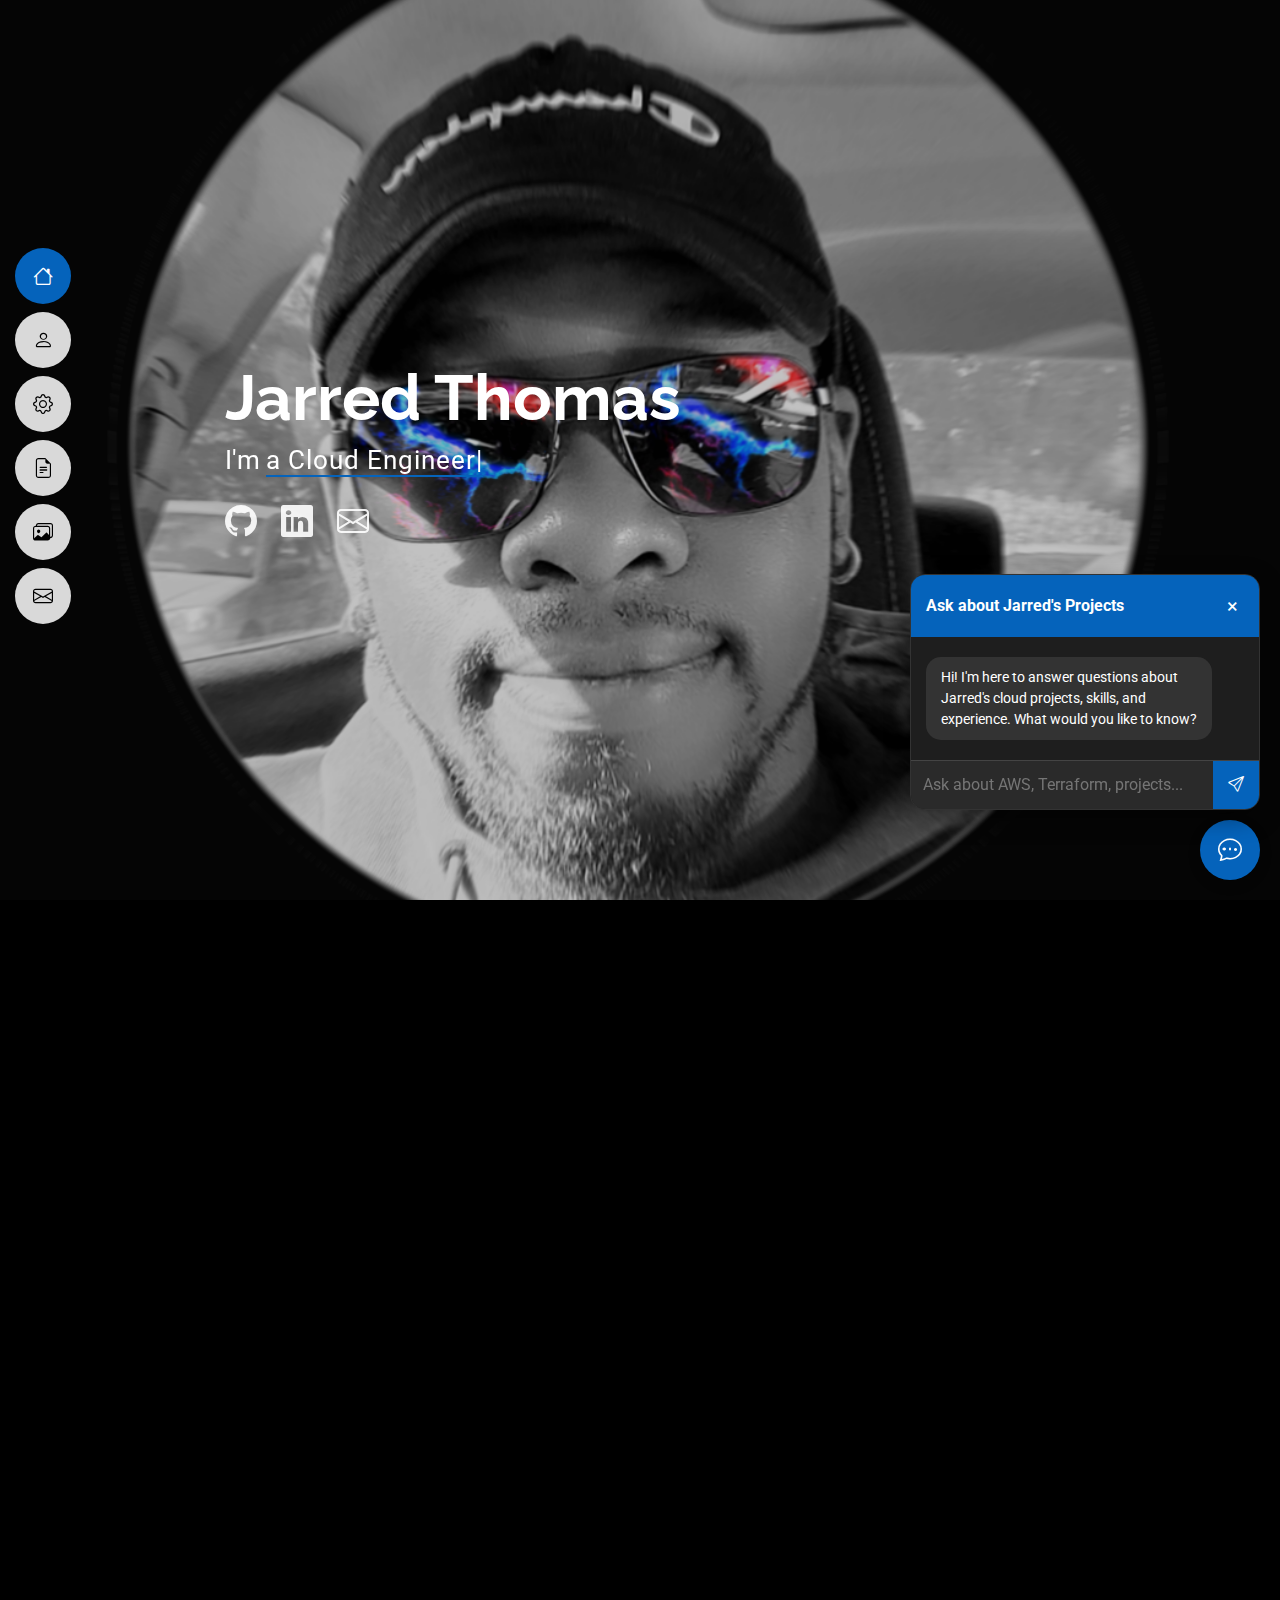
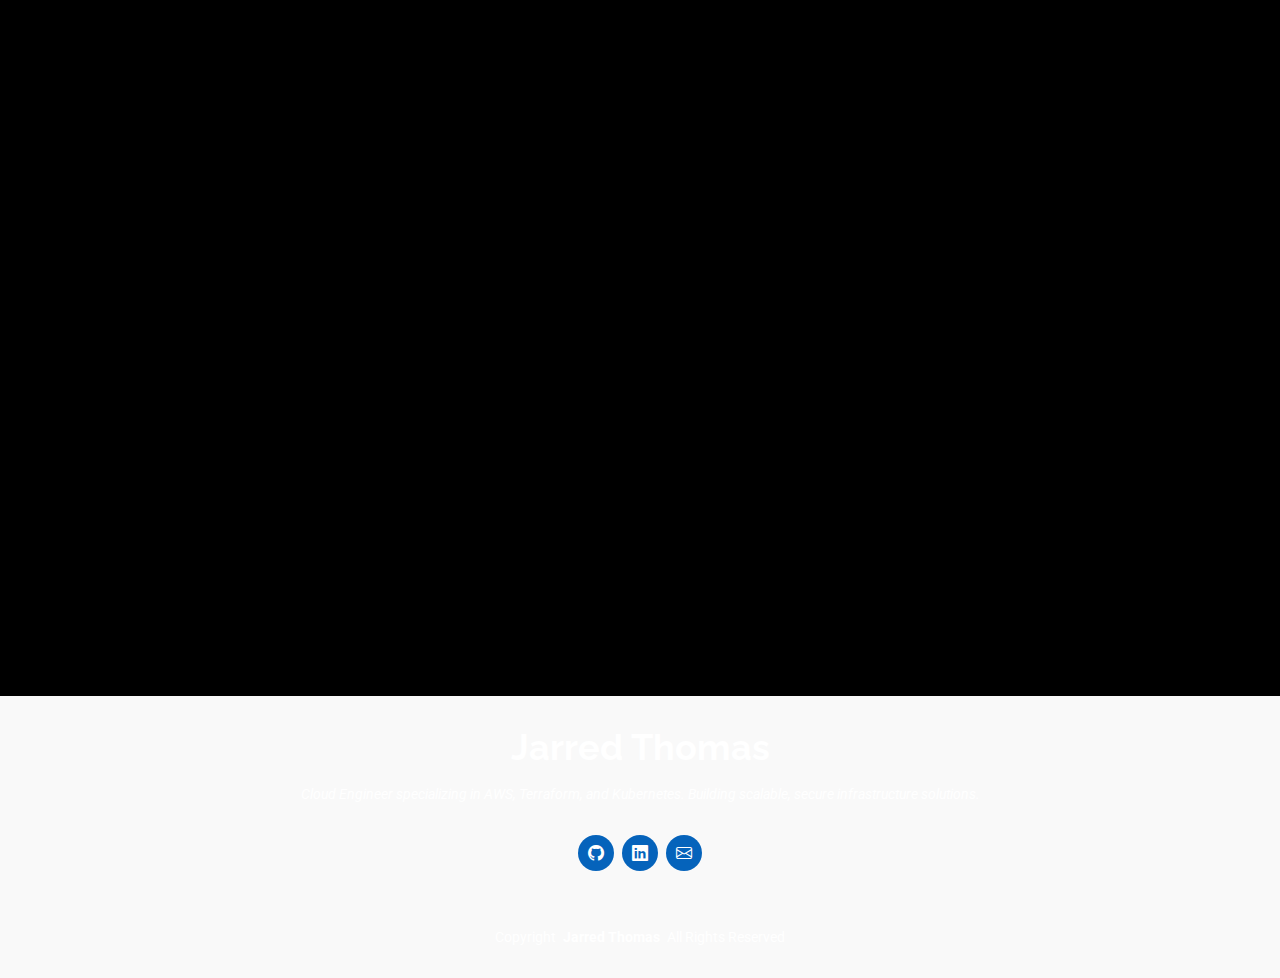
<file: frontend-v2/index.html>
<!DOCTYPE html>
<html lang="en">

<head>
  <meta charset="utf-8">
  <meta content="width=device-width, initial-scale=1.0" name="viewport">
  <title>Jarred Thomas | Cloud Engineer Portfolio</title>
  <meta name="description" content="Cloud Engineer specializing in AWS, Terraform, Kubernetes, and Infrastructure as Code. Designing, automating, and securing cloud solutions.">
  <meta name="keywords" content="Cloud Engineer, AWS, Terraform, Kubernetes, DevOps, Infrastructure as Code, South Africa">

  <!-- Favicons -->
  <link href="assets/img/site-icon.png" rel="icon">
  <link href="assets/img/site-badge1.png" rel="apple-touch-icon">

  <!-- Fonts -->
  <link href="https://fonts.googleapis.com" rel="preconnect">
  <link href="https://fonts.gstatic.com" rel="preconnect" crossorigin>
  <link href="https://fonts.googleapis.com/css2?family=Roboto:ital,wght@0,100;0,300;0,400;0,500;0,700;0,900;1,100;1,300;1,400;1,500;1,700;1,900&family=Poppins:ital,wght@0,100;0,200;0,300;0,400;0,500;0,600;0,700;0,800;0,900;1,100;1,200;1,300;1,400;1,500;1,600;1,700;1,800;1,900&family=Raleway:ital,wght@0,100;0,200;0,300;0,400;0,500;0,600;0,700;0,800;0,900;1,100;1,200;1,300;1,400;1,500;1,600;1,700;1,800;1,900&display=swap" rel="stylesheet">

  <!-- Vendor CSS Files -->
  <link href="assets/vendor/bootstrap/css/bootstrap.min.css" rel="stylesheet">
  <link href="assets/vendor/bootstrap-icons/bootstrap-icons.css" rel="stylesheet">
  <link href="assets/vendor/aos/aos.css" rel="stylesheet">
  <link href="assets/vendor/glightbox/css/glightbox.min.css" rel="stylesheet">
  <link href="assets/vendor/swiper/swiper-bundle.min.css" rel="stylesheet">

  <!-- Main CSS File -->
  <link href="assets/css/main.css" rel="stylesheet">
</head>

<body class="index-page">

  <header id="header" class="header d-flex flex-column justify-content-center">

    <i class="header-toggle d-xl-none bi bi-list"></i>

    <nav id="navmenu" class="navmenu">
      <ul>
        <li><a href="#hero" class="active"><i class="bi bi-house navicon"></i><span>Home</span></a></li>
        <li><a href="#about"><i class="bi bi-person navicon"></i><span>About</span></a></li>
        <li><a href="#skills"><i class="bi bi-gear navicon"></i><span>Skills</span></a></li>
        <li><a href="#resume"><i class="bi bi-file-earmark-text navicon"></i><span>Resume</span></a></li>
        <li><a href="#portfolio"><i class="bi bi-images navicon"></i><span>Projects</span></a></li>
        <li><a href="#contact"><i class="bi bi-envelope navicon"></i><span>Contact</span></a></li>
      </ul>
    </nav>

  </header>

  <main class="main">

    <!-- Hero Section -->
    <section id="hero" class="hero section dark-background">

      <img src="assets/img/profile.png" alt="Jarred Thomas" data-aos="fade-in">

      <div class="container" data-aos="zoom-out" data-aos-delay="100">
        <div class="row justify-content-center">
          <div class="col-lg-9">
            <h2>Jarred Thomas</h2>
            <p>I'm <span class="typed" data-typed-items="a Cloud Engineer, an AWS Specialist, a Terraform Expert, a Kubernetes Orchestrator, a DevOps Engineer">a Cloud Engineer</span><span class="typed-cursor typed-cursor--blink" aria-hidden="true"></span></p>
            <div class="social-links">
              <a href="https://github.com/JThomas404" target="_blank" rel="noopener noreferrer"><i class="bi bi-github"></i></a>
              <a href="https://www.linkedin.com/in/jarred-thomas" target="_blank" rel="noopener noreferrer"><i class="bi bi-linkedin"></i></a>
              <a href="mailto:jarredthomas101@gmail.com"><i class="bi bi-envelope"></i></a>
            </div>
          </div>
        </div>
      </div>

    </section><!-- /Hero Section -->

    <!-- About Section -->
    <section id="about" class="about section">

      <div class="container section-title" data-aos="fade-up">
        <h2>About</h2>
        <p>From Terraform to Kubernetes — I Design, Automate, and Secure the Cloud</p>
      </div>

      <div class="container" data-aos="fade-up" data-aos-delay="100">

        <div class="row gy-4 justify-content-center">
          <div class="col-lg-4">
            <img src="assets/img/profile.png" class="img-fluid" alt="Jarred Thomas">
          </div>
          <div class="col-lg-8 content">
            <h2>Cloud Engineer &amp; Infrastructure Specialist</h2>
            <p class="fst-italic py-3">
              I am a Cloud Engineer based in South Africa with a strong focus on automation, infrastructure as code, and cloud security.
            </p>
            <div class="row">
              <div class="col-lg-6">
                <ul>
                  <li><i class="bi bi-chevron-right"></i> <strong>Location:</strong> <span>South Africa</span></li>
                  <li><i class="bi bi-chevron-right"></i> <strong>Email:</strong> <span>jarredthomas101@gmail.com</span></li>
                  <li><i class="bi bi-chevron-right"></i> <strong>Specialization:</strong> <span>Cloud Infrastructure</span></li>
                </ul>
              </div>
              <div class="col-lg-6">
                <ul>
                  <li><i class="bi bi-chevron-right"></i> <strong>Focus:</strong> <span>AWS & Terraform</span></li>
                  <li><i class="bi bi-chevron-right"></i> <strong>Experience:</strong> <span>DevOps & Automation</span></li>
                  <li><i class="bi bi-chevron-right"></i> <strong>Available:</strong> <span>For Projects</span></li>
                </ul>
              </div>
            </div>
            <p class="py-3">
              I architect and deploy secure, resilient cloud systems using Terraform, Docker, and AWS. In one client project, I prevented a critical backup system from crashing by developing and executing a strategic SQL Server migration. I am not merely certified; I deliver infrastructure that performs reliably in real-world environments — with a mindset grounded in efficiency and scalability.
            </p>
          </div>
        </div>

      </div>

    </section><!-- /About Section -->

    <!-- Skills Section -->
    <section id="skills" class="skills section">

      <div class="container section-title" data-aos="fade-up">
        <h2>Skills</h2>
        <p>Technologies I use to build scalable cloud infrastructure</p>
      </div>

      <div class="container" data-aos="fade-up" data-aos-delay="100">

        <div class="icon-cards">
          <ul>
            <li data-aos="zoom-in" data-aos-delay="100">
              <div class="icon zoom">
                <img src="assets/img/Terra.png" alt="Terraform" width="80" height="80">
              </div>
              <div class="title">Terraform</div>
              <div class="descr">Infrastructure as Code</div>
            </li>
            
            <li data-aos="zoom-in" data-aos-delay="200">
              <div class="icon zoom">
                <img src="assets/img/aws.png" alt="AWS" width="80" height="80">
              </div>
              <div class="title">AWS</div>
              <div class="descr">Cloud Platform</div>
            </li>
            
            <li data-aos="zoom-in" data-aos-delay="300">
              <div class="icon zoom">
                <img src="assets/img/kube.png" alt="Kubernetes" width="80" height="80">
              </div>
              <div class="title">Kubernetes</div>
              <div class="descr">Container Orchestration</div>
            </li>
            
            <li data-aos="zoom-in" data-aos-delay="400">
              <div class="icon zoom">
                <img src="assets/img/bash.png" alt="Bash" width="80" height="80">
              </div>
              <div class="title">Bash</div>
              <div class="descr">Shell Scripting</div>
            </li>
            
            <li data-aos="zoom-in" data-aos-delay="500">
              <div class="icon zoom">
                <img src="assets/img/azure.png" alt="Azure" width="80" height="80">
              </div>
              <div class="title">Azure</div>
              <div class="descr">Microsoft Cloud</div>
            </li>
            
            <li data-aos="zoom-in" data-aos-delay="600">
              <div class="icon zoom">
                <img src="assets/img/pwsh.png" alt="PowerShell" width="80" height="80">
              </div>
              <div class="title">PowerShell</div>
              <div class="descr">Automation & Scripting</div>
            </li>
          </ul>
        </div>

      </div>

    </section><!-- /Skills Section -->

    <!-- Resume Section -->
    <section id="resume" class="resume section">

      <div class="container section-title" data-aos="fade-up">
        <h2>Resume</h2>
        <p>My professional journey in cloud engineering and infrastructure</p>
      </div>

      <div class="container">

        <div class="row">

          <div class="col-lg-6" data-aos="fade-up" data-aos-delay="100">
            <h3 class="resume-title">Education & Training</h3>
            
            <div class="resume-item">
              <h4>Master DevOps with Terraform on AWS</h4>
              <h5>2024</h5>
              <p><em>Udemy</em></p>
              <p>Comprehensive training in Terraform automation, AWS infrastructure, and DevOps best practices.</p>
            </div>

            <div class="resume-item">
              <h4>Docker & Kubernetes – Practical Guide</h4>
              <h5>2024</h5>
              <p><em>Udemy</em></p>
              <p>Hands-on experience with containerization and orchestration technologies.</p>
            </div>

          </div>

          <div class="col-lg-6" data-aos="fade-up" data-aos-delay="200">
            <h3 class="resume-title">Key Projects</h3>
            
            <div class="resume-item">
              <h4>CloudForgeX - AWS Infrastructure Portfolio</h4>
              <h5>2024 - Present</h5>
              <p><em>Personal Project</em></p>
              <ul>
                <li>Architected complete AWS infrastructure using Terraform IaC</li>
                <li>Implemented Kubernetes orchestration with CI/CD pipelines</li>
                <li>Integrated AI chatbot functionality with cloud services</li>
                <li>Deployed secure, scalable web applications with CloudFront CDN</li>
              </ul>
            </div>

            <div class="resume-item">
              <h4>SQL Server Migration & Modernization</h4>
              <h5>2024</h5>
              <p><em>Client Project</em></p>
              <ul>
                <li>Prevented critical backup system failure through strategic migration</li>
                <li>Designed highly available solution with enhanced disaster recovery</li>
                <li>Modernized maintenance workflows for long-term resilience</li>
                <li>Implemented scalable architecture for future growth</li>
              </ul>
            </div>

          </div>

        </div>

      </div>

    </section><!-- /Resume Section -->

    <!-- Portfolio Section -->
    <section id="portfolio" class="portfolio section">

      <div class="container section-title" data-aos="fade-up">
        <h2>Projects</h2>
        <p>Featured cloud engineering projects showcasing real-world implementations</p>
      </div>

      <div class="container">

        <div class="isotope-layout" data-default-filter="*" data-layout="masonry" data-sort="original-order">

          <ul class="portfolio-filters isotope-filters" data-aos="fade-up" data-aos-delay="100">
            <li data-filter="*" class="filter-active">All</li>
            <li data-filter=".filter-aws">AWS</li>
            <li data-filter=".filter-terraform">Terraform</li>
            <li data-filter=".filter-kubernetes">Kubernetes</li>
          </ul>

          <div class="row gy-4 isotope-container" data-aos="fade-up" data-aos-delay="200">

            <div class="col-lg-4 col-md-6 portfolio-item isotope-item filter-aws filter-terraform">
              <img src="assets/img/site-badge1.png" class="img-fluid" alt="CloudForgeX">
              <div class="portfolio-info">
                <h4>CloudForgeX</h4>
                <p>Complete AWS infrastructure portfolio with Terraform IaC</p>
                <a href="https://github.com/JThomas404/cloudforgex" target="_blank" rel="noopener noreferrer nofollow" class="details-link"><i class="bi bi-link-45deg"></i></a>
              </div>
            </div>

            <div class="col-lg-4 col-md-6 portfolio-item isotope-item filter-aws">
              <img src="assets/img/site-badge1.png" class="img-fluid" alt="SQL Migration">
              <div class="portfolio-info">
                <h4>SQL Server Migration</h4>
                <p>Strategic database migration with disaster recovery</p>
                <a href="https://github.com/JThomas404/SQL-Maintenance-Plan-Project" target="_blank" rel="noopener noreferrer nofollow" class="details-link"><i class="bi bi-link-45deg"></i></a>
              </div>
            </div>

            <div class="col-lg-4 col-md-6 portfolio-item isotope-item filter-kubernetes">
              <img src="assets/img/site-badge1.png" class="img-fluid" alt="K8s Deployment">
              <div class="portfolio-info">
                <h4>Kubernetes Orchestration</h4>
                <p>Container orchestration with CI/CD pipelines</p>
                <a href="#" class="details-link"><i class="bi bi-link-45deg"></i></a>
              </div>
            </div>

            <div class="col-lg-4 col-md-6 portfolio-item isotope-item filter-terraform">
              <img src="assets/img/site-badge1.png" class="img-fluid" alt="IaC Templates">
              <div class="portfolio-info">
                <h4>Terraform Modules</h4>
                <p>Reusable infrastructure as code templates</p>
                <a href="#" class="details-link"><i class="bi bi-link-45deg"></i></a>
              </div>
            </div>

            <div class="col-lg-4 col-md-6 portfolio-item isotope-item filter-aws">
              <img src="assets/img/site-badge1.png" class="img-fluid" alt="Serverless">
              <div class="portfolio-info">
                <h4>Serverless Architecture</h4>
                <p>AWS Lambda and API Gateway implementation</p>
                <a href="#" class="details-link"><i class="bi bi-link-45deg"></i></a>
              </div>
            </div>

          </div>

        </div>

      </div>

    </section><!-- /Portfolio Section -->

    <!-- Contact Section -->
    <section id="contact" class="contact section">

      <div class="container section-title" data-aos="fade-up">
        <h2>Contact</h2>
        <p>Let's discuss your cloud infrastructure needs</p>
      </div>

      <div class="container" data-aos="fade-up" data-aos-delay="100">

        <div class="info-wrap" data-aos="fade-up" data-aos-delay="200">
          <div class="row gy-5">

            <div class="col-lg-4">
              <div class="info-item d-flex align-items-center">
                <i class="bi bi-geo-alt flex-shrink-0"></i>
                <div>
                  <h3>Location</h3>
                  <p>South Africa</p>
                </div>
              </div>
            </div>

            <div class="col-lg-4">
              <div class="info-item d-flex align-items-center">
                <i class="bi bi-envelope flex-shrink-0"></i>
                <div>
                  <h3>Email</h3>
                  <p>jarredthomas101@gmail.com</p>
                </div>
              </div>
            </div>

            <div class="col-lg-4">
              <div class="info-item d-flex align-items-center">
                <i class="bi bi-linkedin flex-shrink-0"></i>
                <div>
                  <h3>LinkedIn</h3>
                  <p>linkedin.com/in/jarred-thomas</p>
                </div>
              </div>
            </div>

          </div>
        </div>

      </div>

    </section><!-- /Contact Section -->

  </main>

  <footer id="footer" class="footer position-relative light-background">
    <div class="container">
      <h3 class="sitename">Jarred Thomas</h3>
      <p>Cloud Engineer specializing in AWS, Terraform, and Kubernetes. Building scalable, secure infrastructure solutions.</p>
      <div class="social-links d-flex justify-content-center">
        <a href="https://github.com/JThomas404" target="_blank" rel="noopener noreferrer"><i class="bi bi-github"></i></a>
        <a href="https://www.linkedin.com/in/jarred-thomas" target="_blank" rel="noopener noreferrer"><i class="bi bi-linkedin"></i></a>
        <a href="mailto:jarredthomas101@gmail.com"><i class="bi bi-envelope"></i></a>
      </div>
      <div class="container">
        <div class="copyright">
          <span>Copyright</span> <strong class="px-1 sitename">Jarred Thomas</strong> <span>All Rights Reserved</span>
        </div>
      </div>
    </div>
  </footer>

  <!-- Scroll Top -->
  <a href="#" id="scroll-top" class="scroll-top d-flex align-items-center justify-content-center"><i class="bi bi-arrow-up-short"></i></a>

  <!-- Preloader -->
  <div id="preloader"></div>

  <!-- Chatbot Widget -->
  <div id="chatbot-container" style="position: fixed; bottom: 20px; right: 20px; z-index: 1000;">
    <button id="chatbot-toggle" style="background: #0563bb; border: none; border-radius: 50%; width: 60px; height: 60px; color: white; font-size: 24px; cursor: pointer; box-shadow: 0 4px 12px rgba(0,0,0,0.3);">
      <i class="bi bi-chat-dots"></i>
    </button>
    <div id="chatbot-window" class="hidden" style="width: 350px; max-height: 500px; display: flex; flex-direction: column; background: #1e1e1e; color: #fff; border: 1px solid #333; border-radius: 15px; overflow: hidden; position: absolute; bottom: 70px; right: 0; box-shadow: 0 8px 25px rgba(0,0,0,0.4);">
      <div id="chatbot-header" style="background: #0563bb; padding: 15px; font-weight: bold; display: flex; justify-content: space-between; align-items: center;">
        <span>Ask about Jarred's Projects</span>
        <button id="chatbot-close" style="background: none; border: none; color: white; font-size: 20px; cursor: pointer;">&times;</button>
      </div>
      <div id="chatbot-messages" style="flex: 1; padding: 15px; overflow-y: auto; font-size: 14px; max-height: 300px;">
        <div class="message bot" style="margin: 5px 0; padding: 10px 15px; border-radius: 15px; max-width: 90%; background: #333;">
          Hi! I'm here to answer questions about Jarred's cloud projects, skills, and experience. What would you like to know?
        </div>
      </div>
      <form id="chatbot-form" style="display: flex; border-top: 1px solid #444; background: #2a2a2a;">
        <input type="text" id="chatbot-input" placeholder="Ask about AWS, Terraform, projects..." autocomplete="off" style="flex: 1; padding: 12px; border: none; background: transparent; color: #fff; outline: none;" />
        <button type="submit" style="background: #0563bb; border: none; padding: 12px 15px; cursor: pointer; color: white;"><i class="bi bi-send"></i></button>
      </form>
    </div>
  </div>

  <!-- Vendor JS Files -->
  <script src="assets/vendor/bootstrap/js/bootstrap.bundle.min.js"></script>
  <script src="assets/vendor/php-email-form/validate.js"></script>
  <script src="assets/vendor/aos/aos.js"></script>
  <script src="assets/vendor/typed.js/typed.umd.js"></script>
  <script src="assets/vendor/purecounter/purecounter_vanilla.js"></script>
  <script src="assets/vendor/waypoints/noframework.waypoints.js"></script>
  <script src="assets/vendor/glightbox/js/glightbox.min.js"></script>
  <script src="assets/vendor/imagesloaded/imagesloaded.pkgd.min.js"></script>
  <script src="assets/vendor/isotope-layout/isotope.pkgd.min.js"></script>
  <script src="assets/vendor/swiper/swiper-bundle.min.js"></script>

  <!-- Main JS File -->
  <script src="assets/js/main.js"></script>

  <!-- Chatbot Functionality -->
  <script>
    // Chatbot functionality
    document.addEventListener('DOMContentLoaded', function() {
      const chatbotToggle = document.getElementById('chatbot-toggle');
      const chatbotWindow = document.getElementById('chatbot-window');
      const chatbotClose = document.getElementById('chatbot-close');
      const chatbotForm = document.getElementById('chatbot-form');
      const chatbotInput = document.getElementById('chatbot-input');
      const chatbotMessages = document.getElementById('chatbot-messages');

      chatbotToggle.onclick = () => chatbotWindow.classList.toggle('hidden');
      chatbotClose.onclick = () => chatbotWindow.classList.add('hidden');

      chatbotForm.onsubmit = function(e) {
        e.preventDefault();
        if (chatbotInput.value.trim() === '') return;

        // Add user message
        const userMsg = document.createElement('div');
        userMsg.className = 'message user';
        userMsg.style.cssText = 'margin: 5px 0; padding: 10px 15px; border-radius: 15px; max-width: 90%; background: #0563bb; text-align: right; margin-left: auto;';
        userMsg.innerText = chatbotInput.value;
        chatbotMessages.appendChild(userMsg);

        // Add bot response
        const botMsg = document.createElement('div');
        botMsg.className = 'message bot';
        botMsg.style.cssText = 'margin: 5px 0; padding: 10px 15px; border-radius: 15px; max-width: 90%; background: #333;';
        botMsg.innerText = '🤖 Claude integration coming soon! For now, check out the GitHub projects or contact Jarred directly.';
        chatbotMessages.appendChild(botMsg);

        chatbotInput.value = '';
        chatbotMessages.scrollTop = chatbotMessages.scrollHeight;
      };
    });
  </script>

</body>

</html>
</file>
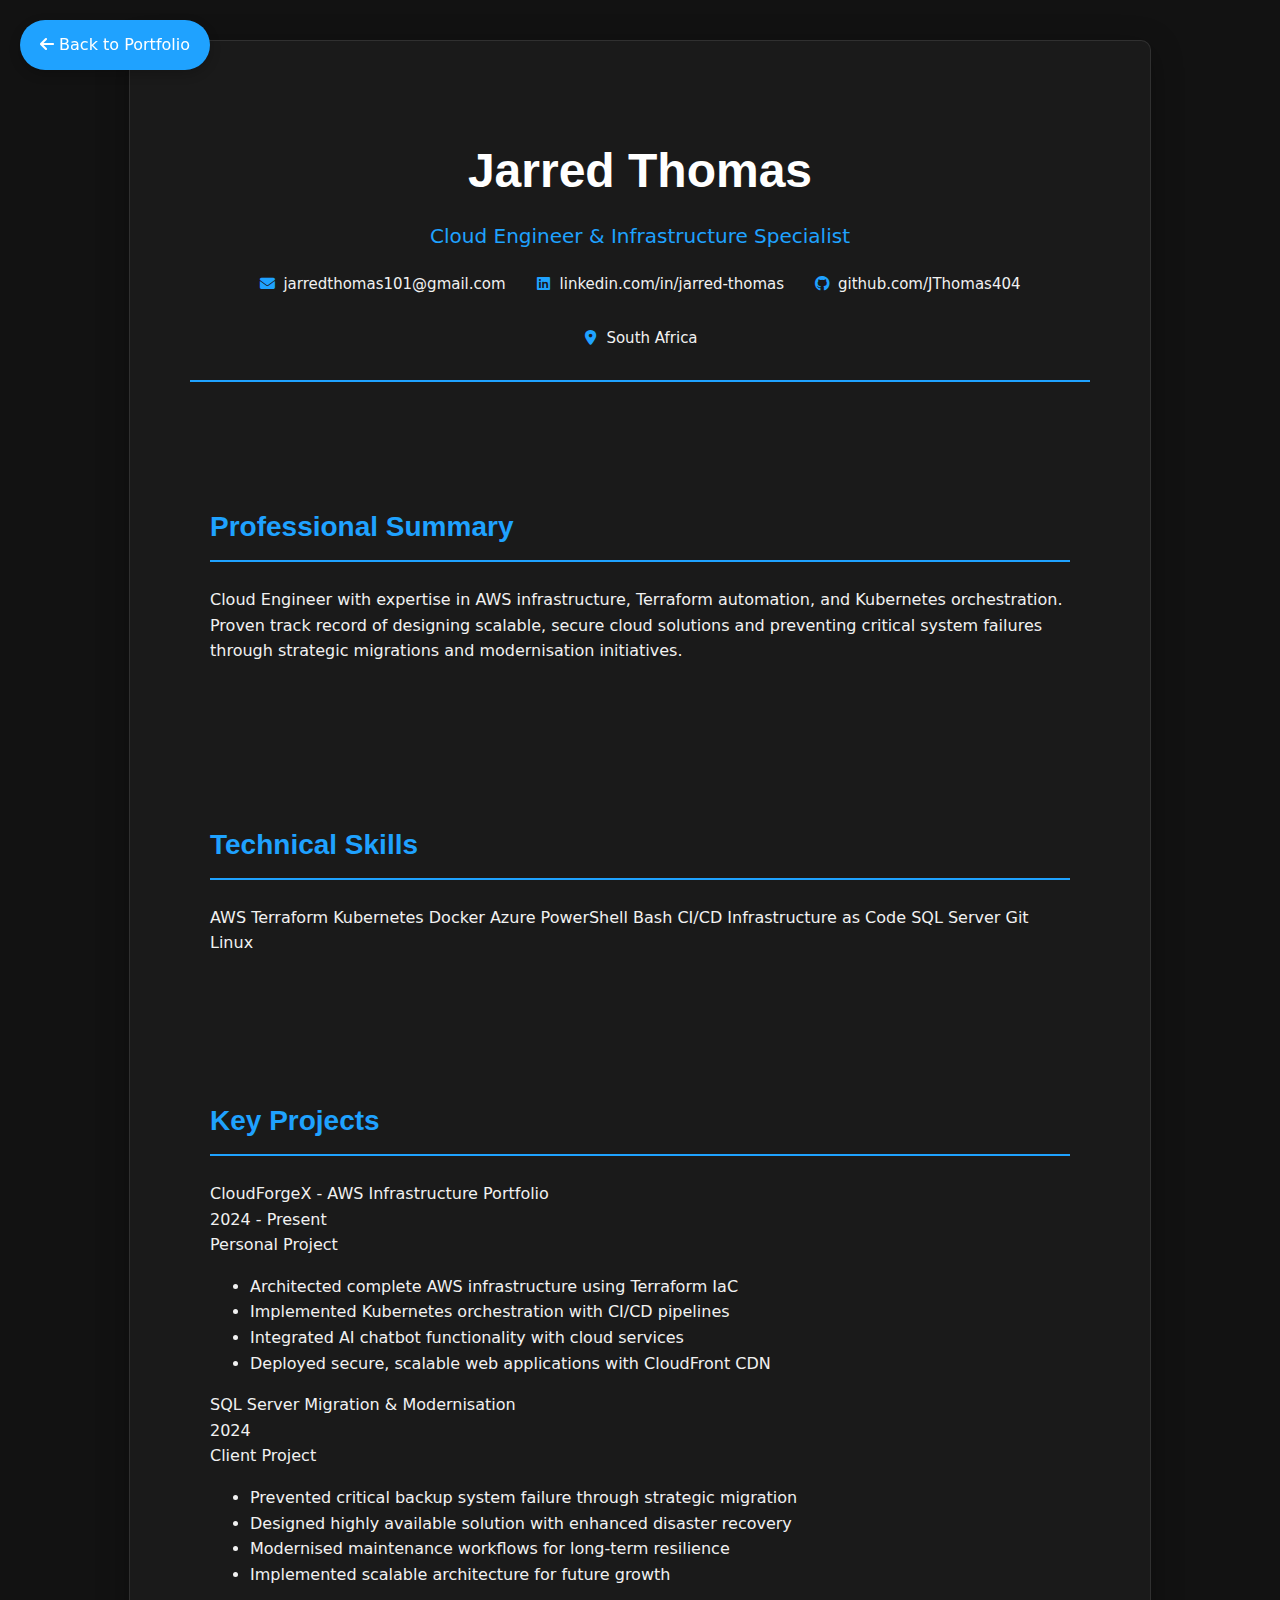
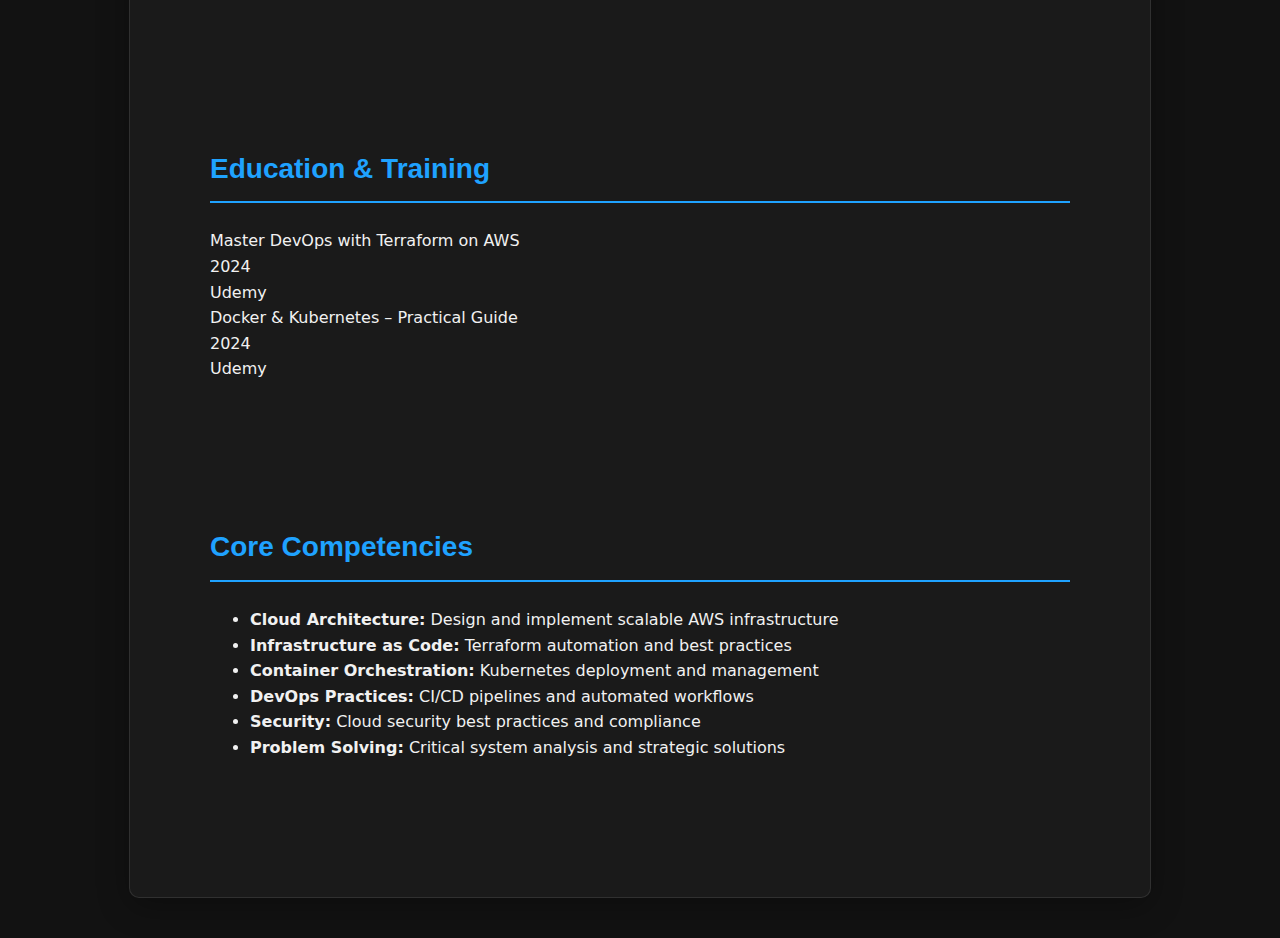
<file: frontend/resume.html>
<!DOCTYPE html>
<html lang="en">
<head>
    <meta charset="UTF-8">
    <meta name="viewport" content="width=device-width, initial-scale=1.0">
    <title>Jarred Thomas - Resume</title>
    <link rel="stylesheet" href="css/style.css">
    <link rel="stylesheet" href="css/resume.css">
    <link rel="stylesheet" href="https://cdnjs.cloudflare.com/ajax/libs/font-awesome/6.4.0/css/all.min.css">
</head>
<body>
    <a href="index.html" class="resume-back-btn"><i class="fas fa-arrow-left"></i> Back to Portfolio</a>
    
    <div class="resume-container">
        <header class="resume-header">
            <h1>Jarred Thomas</h1>
            <div class="title">Cloud Engineer & Infrastructure Specialist</div>
            <div class="resume-contact-info">
                <span><i class="fas fa-envelope"></i> jarredthomas101@gmail.com</span>
                <span><i class="fab fa-linkedin"></i> linkedin.com/in/jarred-thomas</span>
                <span><i class="fab fa-github"></i> github.com/JThomas404</span>
                <span><i class="fas fa-map-marker-alt"></i> South Africa</span>
            </div>
        </header>

        <section class="resume-section">
            <h2>Professional Summary</h2>
            <p>Cloud Engineer with expertise in AWS infrastructure, Terraform automation, and Kubernetes orchestration. Proven track record of designing scalable, secure cloud solutions and preventing critical system failures through strategic migrations and modernisation initiatives.</p>
        </section>

        <section class="resume-section">
            <h2>Technical Skills</h2>
            <div class="skills-list">
                <span class="skill-tag">AWS</span>
                <span class="skill-tag">Terraform</span>
                <span class="skill-tag">Kubernetes</span>
                <span class="skill-tag">Docker</span>
                <span class="skill-tag">Azure</span>
                <span class="skill-tag">PowerShell</span>
                <span class="skill-tag">Bash</span>
                <span class="skill-tag">CI/CD</span>
                <span class="skill-tag">Infrastructure as Code</span>
                <span class="skill-tag">SQL Server</span>
                <span class="skill-tag">Git</span>
                <span class="skill-tag">Linux</span>
            </div>
        </section>

        <section class="resume-section">
            <h2>Key Projects</h2>
            
            <div class="job">
                <div class="job-header">
                    <div class="job-title">CloudForgeX - AWS Infrastructure Portfolio</div>
                    <div class="job-date">2024 - Present</div>
                </div>
                <div class="company">Personal Project</div>
                <ul>
                    <li>Architected complete AWS infrastructure using Terraform IaC</li>
                    <li>Implemented Kubernetes orchestration with CI/CD pipelines</li>
                    <li>Integrated AI chatbot functionality with cloud services</li>
                    <li>Deployed secure, scalable web applications with CloudFront CDN</li>
                </ul>
            </div>

            <div class="job">
                <div class="job-header">
                    <div class="job-title">SQL Server Migration & Modernisation</div>
                    <div class="job-date">2024</div>
                </div>
                <div class="company">Client Project</div>
                <ul>
                    <li>Prevented critical backup system failure through strategic migration</li>
                    <li>Designed highly available solution with enhanced disaster recovery</li>
                    <li>Modernised maintenance workflows for long-term resilience</li>
                    <li>Implemented scalable architecture for future growth</li>
                </ul>
            </div>
        </section>

        <section class="resume-section">
            <h2>Education & Training</h2>
            
            <div class="education-item">
                <div class="job-header">
                    <div class="job-title">Master DevOps with Terraform on AWS</div>
                    <div class="job-date">2024</div>
                </div>
                <div class="company">Udemy</div>
            </div>

            <div class="education-item">
                <div class="job-header">
                    <div class="job-title">Docker & Kubernetes – Practical Guide</div>
                    <div class="job-date">2024</div>
                </div>
                <div class="company">Udemy</div>
            </div>
        </section>

        <section class="resume-section">
            <h2>Core Competencies</h2>
            <ul>
                <li><strong>Cloud Architecture:</strong> Design and implement scalable AWS infrastructure</li>
                <li><strong>Infrastructure as Code:</strong> Terraform automation and best practices</li>
                <li><strong>Container Orchestration:</strong> Kubernetes deployment and management</li>
                <li><strong>DevOps Practices:</strong> CI/CD pipelines and automated workflows</li>
                <li><strong>Security:</strong> Cloud security best practices and compliance</li>
                <li><strong>Problem Solving:</strong> Critical system analysis and strategic solutions</li>
            </ul>
        </section>
    </div>
</body>
</html>
</file>
<file: frontend/css/style.css>
/* 1. Global Styles & Template Variables */
:root {
    --default-font: "Roboto", system-ui, -apple-system, "Segoe UI", Roboto, "Helvetica Neue", Arial, sans-serif;
    --heading-font: "Raleway", sans-serif;
    --nav-font: "Poppins", sans-serif;
    --background-color: #121212;
    --default-color: #f1f1f1;
    --heading-color: #ffffff;
    --accent-color: #1fa2ff;
    --surface-color: #1a1a1a;
    --contrast-color: #ffffff;
}

body,
html {
    margin: 0;
    padding: 0;
    font-family: var(--default-font);
    background-color: var(--background-color);
    color: var(--default-color);
    line-height: 1.6;
    scroll-behavior: smooth;
}

a {
    color: var(--accent-color);
    text-decoration: none;
    transition: 0.3s;
}

a:hover {
    color: color-mix(in srgb, var(--accent-color), transparent 25%);
    text-decoration: none;
}

h1, h2, h3, h4, h5, h6 {
    color: var(--heading-color);
    font-family: var(--heading-font);
}

/* 2. Container utilities handled by Bootstrap grid system */

/* 2.1. Section Spacing */
section:not(#hero) {
    margin: 0 auto;
    max-width: 1000px;
    padding: 60px 20px;
    overflow: clip;
}

/* 3. Hero Section */
.hero {
    width: 100%;
    min-height: 100vh;
    position: relative;
    padding: 80px 0;
    display: flex;
    align-items: center;
    justify-content: center;
    text-align: center;
}

.hero.dark-background {
    background: linear-gradient(135deg, #0c0c0c 0%, #1a1a1a 100%);
}

.hero h1 {
    margin: 0;
    font-size: 64px;
    font-weight: 700;
    color: var(--heading-color);
}

.hero h1 span {
    color: var(--accent-color);
}

.hero h2 {
    margin: 5px 0 20px 0;
    font-size: 26px;
    color: var(--default-color);
}

.hero .social-links {
    margin-top: 25px;
}

.hero .social-links a {
    font-size: 32px;
    display: inline-block;
    color: color-mix(in srgb, var(--default-color), transparent 10%);
    line-height: 1;
    margin-right: 20px;
    transition: 0.3s;
}

.hero .social-links a:hover {
    color: var(--accent-color);
}

@media (max-width: 768px) {
    .hero h1 {
        font-size: 32px;
    }
    .hero h2 {
        font-size: 20px;
    }
}

/* 3.1. Button Styles */
.btn {
    display: inline-block;
    padding: 12px 24px;
    background: var(--accent-color);
    color: var(--contrast-color);
    text-decoration: none;
    border-radius: 5px;
    transition: background 0.3s;
    margin-top: 20px;
}

.btn:hover {
    background: color-mix(in srgb, var(--accent-color), transparent 20%);
}

/* 4. Header & Navigation */
.header {
    color: var(--default-color);
    position: fixed;
    top: 0;
    left: 0;
    bottom: 0;
    padding: 0 15px;
    transition: all ease-in-out 0.3s;
    overflow-y: auto;
    z-index: 1000;
    min-width: 200px;
    background-color: var(--surface-color);
}

@media (max-width: 1199px) {
    .header {
        background-color: var(--background-color);
        border-right: 1px solid color-mix(in srgb, var(--default-color), transparent 90%);
        width: 300px;
        left: -100%;
    }
}

@media (min-width: 1200px) {
    .header ~ main {
        margin-left: 200px;
    }
}

.header.header-show {
    left: 0;
}

.header .header-toggle {
    color: var(--contrast-color);
    background-color: var(--accent-color);
    font-size: 22px;
    display: flex;
    align-items: center;
    justify-content: center;
    width: 40px;
    height: 40px;
    border-radius: 50%;
    cursor: pointer;
    position: fixed;
    top: 15px;
    right: 15px;
    z-index: 1002;
    transition: background-color 0.3s;
    border: none;
}

.header .header-toggle:hover {
    background-color: color-mix(in srgb, var(--accent-color) 90%, white 15%);
}

.navmenu {
    padding: 20px 0;
    z-index: 1001;
}

.navmenu ul {
    list-style: none;
    padding: 0;
    margin: 0;
    width: 140px;
}

.navmenu a {
    color: var(--default-color);
    font-family: var(--nav-font);
    display: flex;
    align-items: center;
    padding: 10px 18px;
    margin-bottom: 8px;
    font-size: 15px;
    border-radius: 50px;
    background: color-mix(in srgb, var(--default-color), transparent 85%);
    height: 56px;
    width: 100%;
    overflow: hidden;
    transition: 0.3s;
}

.navmenu a i {
    font-size: 20px;
    margin-right: 8px;
}

.navmenu a span {
    padding: 0 5px 0 7px;
}

@media (min-width: 992px) {
    .navmenu a {
        max-width: 56px;
    }
    .navmenu a span {
        display: none;
    }
}

.navmenu a:hover,
.navmenu .active {
    color: var(--contrast-color);
    background: var(--accent-color);
    max-width: 100%;
}

.navmenu a:hover span {
    display: block;
}

/* 5. Sections & Titles */

.section-title {
    text-align: center;
    padding-bottom: 60px;
    position: relative;
}

.section-title h2 {
    font-size: 32px;
    font-weight: 700;
    margin-bottom: 20px;
    padding-bottom: 20px;
    position: relative;
    color: var(--heading-color);
}

.section-title h2:before {
    content: "";
    position: absolute;
    display: block;
    width: 160px;
    height: 1px;
    background: color-mix(in srgb, var(--default-color), transparent 60%);
    left: 0;
    right: 0;
    bottom: 1px;
    margin: auto;
}

.section-title h2::after {
    content: "";
    position: absolute;
    display: block;
    width: 60px;
    height: 3px;
    background: var(--accent-color);
    left: 0;
    right: 0;
    bottom: 0;
    margin: auto;
}

.section-title p {
    margin-bottom: 0;
    color: color-mix(in srgb, var(--default-color), transparent 20%);
}

/* 5.1. About Me Card - Frontend-v2 Style */
.about-card {
    background: var(--surface-color);
    padding: 25px;
    border-radius: 10px;
    border: 1px solid color-mix(in srgb, var(--default-color), transparent 90%);
    transition: transform 0.3s;
    margin: 40px 0;
}

.about-card:hover {
    transform: scale(1.05);
}

.about-card h3 {
    color: var(--accent-color);
    margin-bottom: 10px;
}

.about-card p {
    color: var(--default-color);
    line-height: 1.6;
    margin-bottom: 15px;
}

.about-card .text-purple {
    color: var(--accent-color);
}

/* 6. Skills Grid - Frontend-v2 Style */
.skills-grid {
    display: grid;
    grid-template-columns: repeat(auto-fit, minmax(200px, 1fr));
    gap: 30px;
    margin: 40px 0;
}

/* Skill Item Styles for Skills Grid */
.skill-item {
    background: var(--surface-color);
    padding: 25px 20px;
    border-radius: 10px;
    text-align: center;
    transition: transform 0.3s ease;
    border: 1px solid color-mix(in srgb, var(--default-color), transparent 90%);
    display: flex;
    flex-direction: column;
    align-items: center;
}

.skill-item:hover {
    transform: scale(1.05);
}

.skill-item img {
    width: 64px;
    height: 64px;
    margin-bottom: 15px;
    transition: transform 0.3s ease;
}

.skill-item img:hover {
    transform: scale(1.1);
}

.skill-item i {
    font-size: 64px;
    margin-bottom: 15px;
    color: var(--accent-color);
    display: block;
    transition: transform 0.3s ease;
}

.skill-item i:hover {
    transform: scale(1.1);
}

.skill-item h4 {
    color: var(--accent-color);
    margin: 10px 0 5px 0;
    font-size: 18px;
}

.skill-item p {
    color: color-mix(in srgb, var(--default-color), transparent 30%);
    font-size: 14px;
    margin: 0;
}

/* 6.1. Certifications & Projects Grid - Frontend-v2 Style */
.certifications-grid {
    display: grid;
    grid-template-columns: repeat(auto-fit, minmax(300px, 1fr));
    grid-auto-rows: 1fr;
    gap: 30px;
    margin: 40px 0;
    align-items: stretch;
}

.cert-item {
    background: var(--surface-color);
    padding: 25px;
    border-radius: 10px;
    border: 1px solid color-mix(in srgb, var(--default-color), transparent 90%);
    transition: transform 0.3s;
    display: flex;
    flex-direction: column;
    height: 380px;
}

.cert-item:hover {
    transform: scale(1.05);
}

.cert-item h4 {
    color: var(--accent-color);
    margin-bottom: 15px;
    font-size: 20px;
    line-height: 1.3;
}

.cert-item p {
    color: var(--default-color);
    line-height: 1.6;
    margin-bottom: 15px;
    flex: 1;
}

.cert-item .btn-project {
    margin-top: auto;
    align-self: flex-start;
}

/* 6.2. Button Project Styles */
.btn-project {
    display: inline-block;
    padding: 10px 20px;
    background: var(--accent-color);
    color: var(--contrast-color);
    border-radius: 25px;
    text-decoration: none;
    transition: 0.3s;
    font-weight: 500;
}

.btn-project:hover {
    background: color-mix(in srgb, var(--accent-color), transparent 20%);
    transform: translateY(-2px);
}

/* 7. Experience Timeline */
.experience-timeline {
    position: relative;
    padding-left: 30px;
}

.timeline-item {
    position: relative;
    padding: 20px 0;
    border-left: 2px solid var(--accent-color);
    padding-left: 30px;
    margin-bottom: 30px;
}

.timeline-item::before {
    content: "";
    position: absolute;
    width: 16px;
    height: 16px;
    border-radius: 50%;
    left: -9px;
    top: 25px;
    background: var(--accent-color);
    border: 3px solid var(--background-color);
}

.timeline-date {
    color: var(--accent-color);
    font-weight: bold;
    margin-bottom: 5px;
}

/* 8. Contact Section */
.contact-info {
    display: grid;
    grid-template-columns: repeat(auto-fit, minmax(250px, 1fr));
    gap: 30px;
    margin-bottom: 40px;
}

.contact-item {
    display: flex;
    align-items: center;
    background: var(--surface-color);
    padding: 20px;
    border-radius: 10px;
    border: 1px solid color-mix(in srgb, var(--default-color), transparent 90%);
}

.contact-item i {
    font-size: 24px;
    color: var(--accent-color);
    margin-right: 15px;
    width: 40px;
    text-align: center;
}

.contact-item h4 {
    margin: 0 0 5px 0;
    color: var(--heading-color);
}

.contact-item p {
    margin: 0;
    color: var(--default-color);
}

/* 9. Social Links */
.social-links {
    display: flex;
    justify-content: center;
    gap: 20px;
    list-style: none;
    padding: 0;
}

.social-links a {
    color: var(--default-color);
    font-size: 24px;
    transition: color 0.3s;
}

.social-links a:hover {
    color: var(--accent-color);
}

/* 10. Footer */
.footer {
    color: var(--default-color);
    background-color: var(--surface-color);
    font-size: 14px;
    text-align: center;
    padding: 40px 0;
    position: relative;
    margin-top: 60px;
}

.footer h3 {
    font-size: 28px;
    font-weight: 700;
    margin: 0 0 15px 0;
}

.footer p {
    font-size: 15px;
    font-style: italic;
    padding: 0;
    margin: 0 0 30px 0;
}

.footer .social-links {
    margin: 0 0 30px 0;
}

.footer .social-links a {
    font-size: 18px;
    display: inline-flex;
    align-items: center;
    justify-content: center;
    background: var(--accent-color);
    color: var(--contrast-color);
    line-height: 1;
    margin: 0 4px;
    border-radius: 50%;
    text-align: center;
    width: 40px;
    height: 40px;
    transition: 0.3s;
}

.footer .social-links a:hover {
    background: color-mix(in srgb, var(--accent-color), transparent 20%);
    transform: translateY(-2px);
}

.footer .copyright {
    padding-top: 25px;
    border-top: 1px solid color-mix(in srgb, var(--default-color), transparent 90%);
}

/* 11. Preloader */
#preloader {
    position: fixed;
    inset: 0;
    z-index: 9999;
    overflow: hidden;
    background: var(--background-color);
    transition: all 0.6s ease-out;
}

#preloader:before {
    content: "";
    position: fixed;
    top: calc(50% - 30px);
    left: calc(50% - 30px);
    border: 6px solid var(--accent-color);
    border-color: var(--accent-color) transparent var(--accent-color) transparent;
    border-radius: 50%;
    width: 60px;
    height: 60px;
    animation: animate-preloader 1.5s linear infinite;
}

@keyframes animate-preloader {
    0% { transform: rotate(0deg); }
    100% { transform: rotate(360deg); }
}

/* 12. Scroll Top */
.scroll-top {
    position: fixed;
    visibility: hidden;
    opacity: 0;
    right: 15px;
    bottom: 15px;
    z-index: 1003;
    background: var(--accent-color);
    width: 40px;
    height: 40px;
    border-radius: 4px;
    transition: all 0.4s;
    display: flex;
    align-items: center;
    justify-content: center;
}

.scroll-top i {
    font-size: 24px;
    color: var(--contrast-color);
    line-height: 0;
}

.scroll-top:hover {
    background: color-mix(in srgb, var(--accent-color), transparent 20%);
    color: var(--contrast-color);
}

.scroll-top.active {
    visibility: visible;
    opacity: 1;
}

/* 13. Accessibility & Focus States */
a:focus, button:focus {
    outline: 2px solid var(--accent-color);
    outline-offset: 2px;
}

/* 14. Media Queries for Responsive Layout */
@media (max-width: 1199px) {
    .header ~ main {
        margin-left: 0;
    }
}

@media (max-width: 768px) {
    .skills-grid {
        grid-template-columns: 1fr;
    }
    
    .certifications-grid {
        grid-template-columns: 1fr;
    }
    
    .contact-info {
        grid-template-columns: 1fr;
    }
    
    section:not(#hero) {
        padding: 40px 20px;
    }
    
    .section-title {
        padding-bottom: 40px;
    }
    
    .section-title h2 {
        font-size: 28px;
    }
}

/* 15. Disable AOS animation delay on mobile */
@media screen and (max-width: 768px) {
    [data-aos-delay] {
        transition-delay: 0 !important;
    }
}

/* 16. Typing Animation */
.typing::after {
    content: '|';
    animation: blink 1s infinite;
}

@keyframes blink {
    0% { opacity: 1; }
    50% { opacity: 0; }
    100% { opacity: 1; }
}

/* 17. Bootstrap Grid System */
.container {
    width: 100%;
    padding-right: 15px;
    padding-left: 15px;
    margin-right: auto;
    margin-left: auto;
}

@media (min-width: 576px) {
    .container { max-width: 540px; }
}

@media (min-width: 768px) {
    .container { max-width: 720px; }
}

@media (min-width: 992px) {
    .container { max-width: 960px; }
}

@media (min-width: 1200px) {
    .container { max-width: 1140px; }
}

.row {
    display: flex;
    flex-wrap: wrap;
    margin-right: -15px;
    margin-left: -15px;
}

.col-lg-8, .col-lg-9 {
    position: relative;
    width: 100%;
    padding-right: 15px;
    padding-left: 15px;
}

@media (min-width: 992px) {
    .col-lg-8 { flex: 0 0 66.666667%; max-width: 66.666667%; }
    .col-lg-9 { flex: 0 0 75%; max-width: 75%; }
}

.justify-content-center {
    justify-content: center !important;
}

.d-flex {
    display: flex !important;
}

.flex-column {
    flex-direction: column !important;
}

.align-items-center {
    align-items: center !important;
}

.text-center {
    text-align: center !important;
}

.d-xl-none {
    display: none !important;
}

@media (max-width: 1199.98px) {
    .d-xl-none {
        display: block !important;
    }
}

.gy-4 > * {
    margin-top: 1.5rem;
}

.py-3 {
    padding-top: 1rem !important;
    padding-bottom: 1rem !important;
}

.fst-italic {
    font-style: italic !important;
}

.position-relative {
    position: relative !important;
}

.px-1 {
    padding-left: 0.25rem !important;
    padding-right: 0.25rem !important;
}

.fw-semibold {
    font-weight: 600 !important;
}
</file>
<file: frontend/css/resume.css>
/* 1. Global Styles & Variables */
:root {
    --default-font: "Roboto", system-ui, -apple-system, "Segoe UI", Roboto, "Helvetica Neue", Arial, sans-serif;
    --heading-font: "Raleway", sans-serif;
    --nav-font: "Poppins", sans-serif;
    --background-color: #121212;
    --default-color: #f1f1f1;
    --heading-color: #ffffff;
    --accent-color: #1fa2ff;
    --surface-color: #1a1a1a;
    --contrast-color: #ffffff;
    --subtitle-color: #777777;
    --card-padding: 25px;
    --card-border-radius: 10px;
    --card-shadow: 0 2px 8px rgba(0, 0, 0, 0.1);
    --card-hover-shadow: 0 4px 16px rgba(0, 0, 0, 0.2);
    --transition-speed: 0.3s;
}

body,
html {
    margin: 0;
    padding: 0;
    font-family: var(--default-font);
    background-color: var(--background-color);
    color: var(--default-color);
    line-height: 1.6;
    scroll-behavior: smooth;
}

/* 2. Base Layout & Container */
.resume-container {
    max-width: 900px;
    margin: 40px auto;
    padding: 60px;
    background: var(--surface-color);
    border-radius: 10px;
    border: 1px solid color-mix(in srgb, var(--default-color), transparent 90%);
    box-shadow: 0 8px 32px rgba(0, 0, 0, 0.3);
    font-family: var(--default-font);
    line-height: 1.6;
}

/* 3. Header Section */
.resume-header {
    text-align: center;
    border-bottom: 2px solid var(--accent-color);
    padding-bottom: 30px;
    margin-bottom: 40px;
}

.resume-header h1 {
    font-family: var(--heading-font);
    font-size: 48px;
    font-weight: 700;
    color: var(--heading-color);
    margin-bottom: 10px;
}

.resume-header .title {
    font-size: 20px;
    color: var(--accent-color);
    font-weight: 500;
    margin-bottom: 20px;
}

.resume-contact-info {
    display: flex;
    justify-content: center;
    gap: 30px;
    flex-wrap: wrap;
}

.resume-contact-info span {
    color: var(--default-color);
    font-size: 15px;
    display: flex;
    align-items: center;
    gap: 8px;
}

.resume-contact-info i {
    color: var(--accent-color);
    width: 16px;
}

/* 4. Section Styling */
.resume-section {
    margin-bottom: 40px;
}

.resume-section h2 {
    font-family: var(--heading-font);
    font-size: 28px;
    font-weight: 700;
    color: var(--accent-color);
    margin-bottom: 25px;
    padding-bottom: 10px;
    border-bottom: 2px solid var(--accent-color);
    position: relative;
}

.resume-section h2::after {
    content: "";
    position: absolute;
    bottom: -2px;
    left: 0;
    width: 60px;
    height: 2px;
    background: var(--accent-color);
}

/* 5. Button Styling */
.resume-btn {
    display: inline-block;
    padding: 10px 20px;
    background: var(--accent-color);
    color: var(--contrast-color);
    border-radius: 25px;
    text-decoration: none;
    transition: 0.3s;
    font-weight: 500;
    margin-top: 10px;
    border: none;
    cursor: pointer;
}

.resume-btn:hover {
    background: color-mix(in srgb, var(--accent-color), transparent 20%);
    transform: translateY(-2px);
    box-shadow: 0 4px 12px rgba(31, 162, 255, 0.3);
    color: var(--contrast-color);
}

/* 6. Back & Download Buttons */
.resume-back-btn {
    position: fixed;
    top: 20px;
    left: 20px;
    background: var(--accent-color);
    color: var(--contrast-color);
    padding: 12px 20px;
    border-radius: 25px;
    text-decoration: none;
    font-weight: 500;
    transition: all 0.3s ease;
    z-index: 1000;
    box-shadow: 0 4px 12px rgba(0, 0, 0, 0.2);
}

.resume-back-btn:hover {
    background: color-mix(in srgb, var(--accent-color), transparent 20%);
    transform: translateY(-2px);
    color: var(--contrast-color);
}

.resume-download-btn {
    position: fixed;
    top: 20px;
    right: 20px;
    background: var(--accent-color);
    color: var(--contrast-color);
    padding: 12px 20px;
    border-radius: 25px;
    text-decoration: none;
    font-weight: 500;
    transition: all 0.3s ease;
    z-index: 1000;
    box-shadow: 0 4px 12px rgba(0, 0, 0, 0.2);
}

.resume-download-btn:hover {
    background: color-mix(in srgb, var(--accent-color), transparent 20%);
    transform: translateY(-2px);
    color: var(--contrast-color);
}

:focus {
    outline: 2px solid var(--accent-color);
    outline-offset: 2px;
}

/* 7. Cards - Landscape Format */
.resume-cards-container {
    display: flex;
    flex-direction: column;
    gap: 15px;
    margin: 30px 0;
    width: 100%;
}

.resume-card-item {
    background: var(--surface-color);
    padding: var(--card-padding);
    border-radius: var(--card-border-radius);
    border: 1px solid color-mix(in srgb, var(--default-color), transparent 90%);
    transition: transform var(--transition-speed), box-shadow var(--transition-speed), border-color var(--transition-speed);
    width: 100%;
    min-height: 120px;
    box-sizing: border-box;
    margin-bottom: 15px;
    overflow: hidden;
    display: flex;
    flex-direction: column;
    box-shadow: var(--card-shadow);
    position: relative;
}

.resume-card-item:hover {
    transform: scale(1.05);
    box-shadow: var(--card-hover-shadow);
    border-color: var(--accent-color);
}

.resume-card-item h4 {
    color: var(--accent-color);
    font-size: 18px;
    font-weight: 600;
    margin: 0 0 6px 0;
    line-height: 1.2;
    white-space: nowrap;
    text-overflow: ellipsis;
    overflow: hidden;
}

.resume-card-item .resume-subtitle {
    color: #777777;
    font-weight: 500;
    font-size: 13px;
    margin-bottom: 8px;
    white-space: nowrap;
    text-overflow: ellipsis;
    overflow: hidden;
}

.resume-card-item p {
    color: var(--default-color);
    line-height: 1.4;
    margin: 0;
    font-size: 14px;
    overflow: hidden;
    flex: 1;
}

/* 8. Special styling for recommendation cards */
.resume-card-item.recommendation {
    height: auto;
    min-height: 120px;
}

.resume-card-item.recommendation p {
    margin-bottom: 15px;
}

.resume-card-item.recommendation::after {
    position: absolute;
    top: 10px;
    right: 10px;
    background: var(--accent-color);
    color: white;
    padding: 3px 8px;
    border-radius: 4px;
    font-size: 12px;
    opacity: 0.8;
}

/* 9. Print Styles */
@media print {
    body {
        background: white;
        color: black;
        font-size: 12pt;
    }
    
    .resume-container {
        box-shadow: none;
        background: white;
        border: none;
        padding: 20pt;
        margin: 0;
        max-width: none;
    }
    
    .resume-back-btn {
        display: none;
    }
    
    .resume-btn {
        background: transparent;
        color: black;
        border: 1px solid black;
    }
    
    .resume-card-item {
        break-inside: avoid;
        page-break-inside: avoid;
    }
    
    .resume-section {
        page-break-before: auto;
    }
    
    .recommendation {
        page-break-before: always;
    }
    
    .resume-card-item.recommendation::after {
        display: none;
    }
}

/* 10. Responsive Design */
@media (max-width: 768px) {
    .resume-container {
        margin: 20px;
        padding: 30px 20px;
    }
    
    .resume-header h1 {
        font-size: 36px;
    }
    
    .resume-contact-info {
        flex-direction: column;
        gap: 15px;
        align-items: center;
    }
    
    .resume-card-item {
        min-height: 100px;
        padding: 20px;
    }
}

@media (max-width: 480px) {
    .resume-container {
        margin: 10px;
        padding: 20px 15px;
    }
    
    .resume-header h1 {
        font-size: 28px;
    }
    
    .resume-section h2 {
        font-size: 24px;
    }
    
    .resume-card-item {
        padding: 15px;
        min-height: 80px;
    }
    
    .resume-btn {
        padding: 10px 20px;
        font-size: 13px;
    }
}
</file>
<file: frontend-v2/assets/css/main.css>
/**
* Template Name: MyResume
* Template URL: https://bootstrapmade.com/free-html-bootstrap-template-my-resume/
* Updated: Jun 29 2024 with Bootstrap v5.3.3
* Author: BootstrapMade.com
* License: https://bootstrapmade.com/license/
*/

/*--------------------------------------------------------------
# Font & Color Variables
# Help: https://bootstrapmade.com/color-system/
--------------------------------------------------------------*/
/* Fonts */
:root {
  --default-font: "Roboto",  system-ui, -apple-system, "Segoe UI", Roboto, "Helvetica Neue", Arial, "Noto Sans", "Liberation Sans", sans-serif, "Apple Color Emoji", "Segoe UI Emoji", "Segoe UI Symbol", "Noto Color Emoji";
  --heading-font: "Raleway",  sans-serif;
  --nav-font: "Poppins",  sans-serif;
}

/* Global Colors - The following color variables are used throughout the website. Updating them here will change the color scheme of the entire website */
:root { 
  --background-color: #000000; /* Background color for the entire website, including individual sections */
  --default-color: #ffffff; /* Default color used for the majority of the text content across the entire website */
  --heading-color: #ffffff; /* Color for headings, subheadings and title throughout the website */
  --sub-head-color: #a5cff6; /* Color for subheadings and other secondary text content */ 
  --accent-color: #0563bb; /* Accent color that represents your brand on the website. It's used for buttons, links, and other elements that need to stand out */
  --surface-color: #ffffff; /* The surface color is used as a background of boxed elements within sections, such as cards, icon boxes, or other elements that require a visual separation from the global background. */
  --contrast-color: #ffffff; /* Contrast color for text, ensuring readability against backgrounds of accent, heading, or default colors. */
}

/* Nav Menu Colors - The following color variables are used specifically for the navigation menu. They are separate from the global colors to allow for more customization options */
:root {
  --nav-color: #000000;  /* The default color of the main navmenu links */
  --nav-hover-color: #0563bb; /* Applied to main navmenu links when they are hovered over or active */
  --nav-mobile-background-color: #ffffff; /* Used as the background color for mobile navigation menu */
  --nav-dropdown-background-color: #ffffff; /* Used as the background color for dropdown items that appear when hovering over primary navigation items */
  --nav-dropdown-color: #212529; /* Used for navigation links of the dropdown items in the navigation menu. */
  --nav-dropdown-hover-color: #0563bb; /* Similar to --nav-hover-color, this color is applied to dropdown navigation links when they are hovered over. */
}

/* Color Presets - These classes override global colors when applied to any section or element, providing reuse of the sam color scheme. */

.light-background {
  --background-color: #f9f9f9;
  --surface-color: #ffffff;
}

.dark-background {
  --background-color: #060606;
  --default-color: #ffffff;
  --heading-color: #ffffff;
  --surface-color: #252525;
  --contrast-color: #ffffff;
}

/* Smooth scroll */
:root {
  scroll-behavior: smooth;
}

/*--------------------------------------------------------------
# General Styling & Shared Classes
--------------------------------------------------------------*/
body {
  color: var(--default-color);
  background-color: var(--background-color);
  font-family: var(--default-font);
}

a {
  color: var(--accent-color);
  text-decoration: none;
  transition: 0.3s;
}

a:hover {
  color: color-mix(in srgb, var(--accent-color), transparent 25%);
  text-decoration: none;
}

h1,
h2,
h3,
h4,
h5,
h6 {
  color: var(--heading-color);
  font-family: var(--heading-font);
}

/* PHP Email Form Messages
------------------------------*/
.php-email-form .error-message {
  display: none;
  background: #df1529;
  color: #ffffff;
  text-align: left;
  padding: 15px;
  margin-bottom: 24px;
  font-weight: 600;
}

.php-email-form .sent-message {
  display: none;
  color: #ffffff;
  background: #059652;
  text-align: center;
  padding: 15px;
  margin-bottom: 24px;
  font-weight: 600;
}

.php-email-form .loading {
  display: none;
  background: var(--surface-color);
  text-align: center;
  padding: 15px;
  margin-bottom: 24px;
}

.php-email-form .loading:before {
  content: "";
  display: inline-block;
  border-radius: 50%;
  width: 24px;
  height: 24px;
  margin: 0 10px -6px 0;
  border: 3px solid var(--accent-color);
  border-top-color: var(--surface-color);
  animation: php-email-form-loading 1s linear infinite;
}

@keyframes php-email-form-loading {
  0% {
    transform: rotate(0deg);
  }

  100% {
    transform: rotate(360deg);
  }
}

/*--------------------------------------------------------------
# Global Header
--------------------------------------------------------------*/
.header {
  color: var(--default-color);
  position: fixed;
  top: 0;
  left: 0;
  bottom: 0;
  padding: 0 15px;
  transition: all ease-in-out 0.3s;
  overflow-y: auto;
  z-index: 997;
  min-width: 200px;
}

@media (max-width: 1199px) {
  .header {
    background-color: var(--background-color);
    border-right: 1px solid color-mix(in srgb, var(--default-color), transparent 90%);
    width: 300px;
    left: -100%;
  }
}

@media (min-width: 1200px) and (max-width: 1600px) {
  .header~main {
    margin-left: 160px;
  }

  .header~main .hero {
    margin-left: -160px;
    width: 100vw;
  }
}

.header.header-show {
  left: 0;
}

.header .header-toggle {
  color: var(--contrast-color);
  background-color: var(--accent-color);
  font-size: 22px;
  display: flex;
  align-items: center;
  justify-content: center;
  width: 40px;
  height: 40px;
  border-radius: 50%;
  cursor: pointer;
  position: fixed;
  top: 15px;
  right: 15px;
  z-index: 9999;
  transition: background-color 0.3s;
}

.header .header-toggle:hover {
  color: var(--contrast-color);
  background-color: color-mix(in srgb, var(--accent-color) 90%, white 15%);
}



/*--------------------------------------------------------------
# Navigation Menu
--------------------------------------------------------------*/
.navmenu {
  padding: 0;
  z-index: 9997;
}

.navmenu ul {
  list-style: none;
  padding: 0 0 20px 0;
  margin: 0;
  width: 140px;
}

.navmenu a,
.navmenu a:focus {
  color: var(--nav-color);
  font-family: var(--nav-font);
  display: flex;
  align-items: center;
  padding: 10px 18px;
  margin-bottom: 8px;
  font-size: 15px;
  border-radius: 50px;
  background: color-mix(in srgb, var(--default-color), transparent 15%);
  height: 56px;
  width: 100%;
  overflow: hidden;
  transition: 0.3s;
}

.navmenu a i,
.navmenu a:focus i {
  font-size: 20px;
}

.navmenu a span,
.navmenu a:focus span {
  padding: 0 5px 0 7px;
}

@media (min-width: 992px) {

  .navmenu a,
  .navmenu a:focus {
    max-width: 56px;
  }

  .navmenu a span,
  .navmenu a:focus span {
    display: none;
  }
}

.navmenu a:hover,
.navmenu .active,
.navmenu .active:focus,
.navmenu li:hover>a {
  color: var(--contrast-color);
  background: var(--nav-hover-color);
}

.navmenu a:hover,
.navmenu li:hover>a {
  max-width: 100%;
  color: var(--contrast-color);
}

.navmenu a:hover span,
.navmenu li:hover>a span {
  display: block;
}

.navmenu a i,
.navmenu a:focus i {
  font-size: 20px;
}

.navmenu a span,
.navmenu a:focus span {
  padding: 0 5px 0 7px;
}

@media (min-width: 992px) {

  .navmenu a,
  .navmenu a:focus {
    max-width: 56px;
  }

  .navmenu a span,
  .navmenu a:focus span {
    display: none;
  }
}

.navmenu a:hover,
.navmenu .active,
.navmenu .active:focus,
.navmenu li:hover>a {
  color: var(--contrast-color);
  background: var(--nav-hover-color);
}

.navmenu a:hover,
.navmenu li:hover>a {
  max-width: 100%;
  color: var(--contrast-color);
}

.navmenu a:hover span,
.navmenu li:hover>a span {
  display: block;
}

/*--------------------------------------------------------------
# Global Footer
--------------------------------------------------------------*/
.footer {
  color: var(--default-color);
  background-color: var(--background-color);
  font-size: 14px;
  text-align: center;
  padding: 30px 0;
  position: relative;
}

.footer h3 {
  font-size: 36px;
  font-weight: 700;
  position: relative;
  padding: 0;
  margin: 0 0 15px 0;
}

.footer p {
  font-size: 15;
  font-style: italic;
  padding: 0;
  margin: 0 0 30px 0;
}

.footer .social-links {
  margin: 0 0 30px 0;
}

.footer .social-links a {
  font-size: 16px;
  display: flex;
  align-items: center;
  justify-content: center;
  background: var(--accent-color);
  color: var(--contrast-color);
  line-height: 1;
  margin: 0 4px;
  border-radius: 50%;
  text-align: center;
  width: 36px;
  height: 36px;
  transition: 0.3s;
}

.footer .social-links a:hover {
  background: color-mix(in srgb, var(--accent-color), transparent 20%);
  text-decoration: none;
}

.footer .copyright {
  padding-top: 25px;
  border-top: 1px solid color-mix(in srgb, var(--default-color), transparent 90%);
}

.footer .credits {
  font-size: 13px;
  padding-top: 5px;
}

/*--------------------------------------------------------------
# Preloader
--------------------------------------------------------------*/
#preloader {
  position: fixed;
  inset: 0;
  z-index: 999999;
  overflow: hidden;
  background: var(--background-color);
  transition: all 0.6s ease-out;
}

#preloader:before {
  content: "";
  position: fixed;
  top: calc(50% - 30px);
  left: calc(50% - 30px);
  border: 6px solid #ffffff;
  border-color: var(--accent-color) transparent var(--accent-color) transparent;
  border-radius: 50%;
  width: 60px;
  height: 60px;
  animation: animate-preloader 1.5s linear infinite;
}

@keyframes animate-preloader {
  0% {
    transform: rotate(0deg);
  }

  100% {
    transform: rotate(360deg);
  }
}

/*--------------------------------------------------------------
# Scroll Top Button
--------------------------------------------------------------*/
.scroll-top {
  position: fixed;
  visibility: hidden;
  opacity: 0;
  right: 55px;
  bottom: -5px;
  z-index: 99999;
  background-color: transparent;
  width: 25px;
  height: 40px;
  transition: all 0.4s;
}

.scroll-top i {
  font-size: 24px;
  color: var(--contrast-color);
  line-height: 0;
}

.scroll-top:hover {
  background-color: color-mix(in srgb, var(--accent-color), transparent 20%);
  color: var(--contrast-color);
}

.scroll-top.active {
  visibility: visible;
  opacity: 1;
  bottom: 15px;
}

/*--------------------------------------------------------------
# Disable aos animation delay on mobile devices
--------------------------------------------------------------*/
@media screen and (max-width: 768px) {
  [data-aos-delay] {
    transition-delay: 0 !important;
  }
}


/*--------------------------------------------------------------
# Global Page Titles & Breadcrumbs
--------------------------------------------------------------*/
.page-title {
  --background-color: color-mix(in srgb, var(--default-color), transparent 96%);
  color: var(--default-color);
  background-color: var(--background-color);
  padding: 20px 0;
  position: relative;
}

.page-title h1 {
  font-size: 28px;
  font-weight: 700;
  margin: 0;
}

.page-title .breadcrumbs ol {
  display: flex;
  flex-wrap: wrap;
  list-style: none;
  padding: 0 0 10px 0;
  margin: 0;
  font-size: 14px;
  font-weight: 400;
}

.page-title .breadcrumbs ol li+li {
  padding-left: 10px;
}

.page-title .breadcrumbs ol li+li::before {
  content: "/";
  display: inline-block;
  padding-right: 10px;
  color: color-mix(in srgb, var(--default-color), transparent 70%);
}


/*--------------------------------------------------------------
# Global Sections
--------------------------------------------------------------*/
section,
.section {
  color: var(--default-color);
  background-color: var(--background-color);
  padding: 60px 0;
  overflow: clip;
}

/*--------------------------------------------------------------
# Global Section Titles
--------------------------------------------------------------*/
.section-title {
  text-align: center;
  padding-bottom: 60px;
  position: relative;
}

.section-title h2 {
  font-size: 32px;
  font-weight: 700;
  margin-bottom: 20px;
  padding-bottom: 20px;
  position: relative;
}

.section-title h2:before {
  content: "";
  position: absolute;
  display: block;
  width: 160px;
  height: 1px;
  background: color-mix(in srgb, var(--default-color), transparent 60%);
  left: 0;
  right: 0;
  bottom: 1px;
  margin: auto;
}

.section-title h2::after {
  content: "";
  position: absolute;
  display: block;
  width: 60px;
  height: 3px;
  background: var(--accent-color);
  left: 0;
  right: 0;
  bottom: 0;
  margin: auto;
}

.section-title p {
  margin-bottom: 0;
}

/*--------------------------------------------------------------
# Hero Section
--------------------------------------------------------------*/
.hero {
  width: 100%;
  min-height: 100vh;
  position: relative;
  padding: 80px 0;
  display: flex;
  align-items: center;
  justify-content: center;
}

.hero img {
  position: absolute;
  inset: 0;
  display: block;
  width: 100%;
  height: 100%;
  object-fit: cover;
  z-index: 1;
}

.hero:before {
  content: "";
  background: color-mix(in srgb, var(--background-color), transparent 80%);
  position: absolute;
  inset: 0;
  z-index: 2;
}

.hero .container {
  position: relative;
  z-index: 3;
}

.hero h2 {
  margin: 0;
  font-size: 64px;
  font-weight: 700;
}

.hero p {
  margin: 5px 0 0 0;
  font-size: 26px;
}

.hero p span {
  letter-spacing: 1px;
  border-bottom: 2px solid var(--accent-color);
}

.hero .social-links {
  margin-top: 25px;
}

.hero .social-links a {
  font-size: 32px; /* Enlarged the size of the social link icon */
  display: inline-block;
  color: color-mix(in srgb, var(--default-color), transparent 10%);
  line-height: 1;
  margin-right: 20px;
  transition: 0.3s;
}


.hero .social-links a:hover {
  color: rgb(7, 226, 7);
}

@media (max-width: 768px) {
  .hero h2 {
    font-size: 32px;
  }

  .hero p {
    font-size: 20px;
  }
}




/*--------------------------------------------------------------
# About Section
--------------------------------------------------------------*/
.about .content h2 {
  font-weight: 700;
  font-size: 24px;
}

.about .content ul {
  list-style: none;
  padding: 0;
}

.about .content ul li {
  margin-bottom: 20px;
  display: flex;
  align-items: center;
}

.about .content ul strong {
  margin-right: 10px;
}

.about .content ul i {
  font-size: 16px;
  margin-right: 5px;
  color: var(--accent-color);
  line-height: 0;
}

/*--------------------------------------------------------------
# Stats Section
--------------------------------------------------------------*/
.stats i {
  background-color: var(--accent-color);
  color: var(--contrast-color);
  width: 54px;
  height: 54px;
  font-size: 24px;
  border-radius: 50px;
  display: inline-flex;
  align-items: center;
  justify-content: center;
  position: relative;
  z-index: 1;
}

.stats .stats-item {
  margin-top: 10px;
  width: 100%;
  position: relative;
  text-align: center;
  z-index: 0;
}

.stats .stats-item span {
  font-size: 36px;
  display: block;
  font-weight: 700;
  color: color-mix(in srgb, var(--default-color), transparent 20%);
}

.stats .stats-item p {
  padding: 0;
  margin: 0;
  color: color-mix(in srgb, var(--default-color), transparent 50%);
  font-size: 16px;
}

/*--------------------------------------------------------------
# Skills Section
--------------------------------------------------------------*/
/*
.skills .progress {
  height: 60px;
  display: block;
  background: none;
  border-radius: 0;
}

.skills .progress .skill {
  color: var(--heading-color);
  padding: 0;
  margin: 0 0 6px 0;
  text-transform: uppercase;
  display: block;
  font-weight: 600;
  font-family: var(--heading-font);
}

.skills .progress .skill .val {
  float: right;
  font-style: normal;
}

.skills .progress-bar-wrap {
  background: color-mix(in srgb, var(--default-color), transparent 90%);
  height: 10px;
}

.skills .progress-bar {
  width: 1px;
  height: 10px;
  transition: 0.9s;
  background-color: var(--accent-color);
} 



/*--------------------------------------------------------------
# Resume Section
--------------------------------------------------------------*/

.resume .resume-title {
  color: var(--heading-color);
  font-size: 26px;
  font-weight: 700;
  margin-top: 20px;
  margin-bottom: 20px;
}

.resume .resume-item {
  padding: 0 0 20px 20px;
  margin-top: -2px;
  border-left: 2px solid var(--accent-color);
  position: relative;
}

.resume .resume-item h4 {
  line-height: 18px;
  font-size: 18px;
  font-weight: 600;
  text-transform: uppercase;
  color: color-mix(in srgb, var(--sub-head-color), transparent 20%);
  margin-bottom: 10px;
}

.resume .resume-item h5 {
  font-size: 16px;
  padding: 5px 15px;
  display: inline-block;
  font-weight: 600;
  margin-bottom: 10px;
}

.resume .resume-item ul {
  padding-left: 20px;
}

.resume .resume-item ul li {
  padding-bottom: 10px;
}

.resume .resume-item:last-child {
  padding-bottom: 0;
}

.resume .resume-item::before {
  content: "";
  position: absolute;
  width: 16px;
  height: 16px;
  border-radius: 50px;
  left: -9px;
  top: 0;
  background: var(--background-color);
  border: 2px solid var(--accent-color);
}

/*--------------------------------------------------------------
# Portfolio Section
--------------------------------------------------------------*/
.portfolio .portfolio-filters {
  padding: 0;
  margin: 0 auto 20px auto;
  list-style: none;
  text-align: center;
}

.portfolio .portfolio-filters li {
  cursor: pointer;
  display: inline-block;
  padding: 8px 20px 10px 20px;
  margin: 0;
  font-size: 15px;
  font-weight: 500;
  line-height: 1;
  margin-bottom: 5px;
  border-radius: 50px;
  transition: all 0.3s ease-in-out;
  font-family: var(--heading-font);
}

.portfolio .portfolio-filters li:hover,
.portfolio .portfolio-filters li.filter-active {
  color: var(--contrast-color);
  background-color: var(--accent-color);
}

.portfolio .portfolio-filters li:first-child {
  margin-left: 0;
}

.portfolio .portfolio-filters li:last-child {
  margin-right: 0;
}

@media (max-width: 575px) {
  .portfolio .portfolio-filters li {
    font-size: 14px;
    margin: 0 0 10px 0;
  }
}

.portfolio .portfolio-item {
  position: relative;
  overflow: hidden;
}

.portfolio .portfolio-item .portfolio-info {
  opacity: 0;
  position: absolute;
  left: 12px;
  right: 12px;
  bottom: -100%;
  z-index: 3;
  transition: all ease-in-out 0.5s;
  background: color-mix(in srgb, var(--background-color), transparent 10%);
  padding: 15px;
}

.portfolio .portfolio-item .portfolio-info h4 {
  font-size: 18px;
  font-weight: 600;
  padding-right: 50px;
}

.portfolio .portfolio-item .portfolio-info p {
  color: color-mix(in srgb, var(--default-color), transparent 30%);
  font-size: 14px;
  margin-bottom: 0;
  padding-right: 50px;
}

.portfolio .portfolio-item .portfolio-info .preview-link,
.portfolio .portfolio-item .portfolio-info .details-link {
  position: absolute;
  right: 50px;
  font-size: 24px;
  top: calc(50% - 14px);
  color: color-mix(in srgb, var(--default-color), transparent 30%);
  transition: 0.3s;
  line-height: 0;
}

.portfolio .portfolio-item .portfolio-info .preview-link:hover,
.portfolio .portfolio-item .portfolio-info .details-link:hover {
  color: var(--accent-color);
}

.portfolio .portfolio-item .portfolio-info .details-link {
  right: 14px;
  font-size: 18px;
}

.portfolio .portfolio-item:hover .portfolio-info {
  opacity: 1;
  bottom: 0;
}

/*--------------------------------------------------------------
# Services Section
--------------------------------------------------------------*/
.services .service-item .icon svg {
  position: absolute;
  top: 0;
  left: 0;
}

.services .service-item .icon svg path {
  transition: 0.5s;
  fill: color-mix(in srgb, var(--default-color), transparent 95%);
}

.services .service-item h3 {
  font-weight: 700;
  margin: 10px 0 15px 0;
  font-size: 22px;
}

.services .service-item p {
  line-height: 24px;
  font-size: 14px;
  margin-bottom: 0;
}

/*--------------------------------------------------------------
# Icon Cards - Skills
--------------------------------------------------------------*/

.icon-cards {
  display: flex;
  flex-direction: column; /* Stack items vertically */
  align-items: center; /* Center items horizontally */
  justify-content: center; /* Center items vertically if needed */
  gap: 20px; /* Space between cards */
}

.icon-cards ul {
  list-style: none; /* Remove default list styling */
  padding: 0; /* Remove padding */
  display: flex; /* Use flexbox for alignment */
  flex-wrap: wrap; /* Allow items to wrap */
  justify-content: center; /* Center items horizontally */
}

.icon-cards li {
  background-color: var(--surface-color);
  box-shadow: 0px 5px 90px rgba(0, 0, 0, 0.1);
  border-radius: 5px;
  padding: 20px;
  width: 180px; /* Set a fixed width for the card */
  text-align: center; /* Center text within each card */
  transition: transform 0.3s;
  display: flex; /* Enable flex on the list item */
  flex-direction: column; /* Stack icon, title, and description vertically */
  align-items: center; /* Center each item within the card */
}

.icon-cards li:hover {
  transform: scale(1.05); /* Slight zoom effect on hover */
}


.icon {
  width: 100px;
  height: 100px;
  margin: 0 auto 10px;
  display: flex;
  align-items: center;
  justify-content: center;
  color: none;
  transition: transform 0.3s;
} 

.icon.zoom:hover {
  transform: scale(1.1); /* Zoom effect on the icon only */
}

.title {
  font-size: 1.2em;
  margin-top: 10px;
  color: var(--accent-color);
}

.descr {
  font-size: 0.9em;
  color: #333;
}



/*--------------------------------------------------------------
# Portfolio Details Section
--------------------------------------------------------------*/
.portfolio-details .portfolio-details-slider img {
  width: 100%;
}

.portfolio-details .swiper-wrapper {
  height: auto;
}

.portfolio-details .swiper-button-prev,
.portfolio-details .swiper-button-next {
  width: 48px;
  height: 48px;
}

.portfolio-details .swiper-button-prev:after,
.portfolio-details .swiper-button-next:after {
  color: rgba(255, 255, 255, 0.8);
  background-color: rgba(0, 0, 0, 0.15);
  font-size: 24px;
  border-radius: 50%;
  width: 48px;
  height: 48px;
  display: flex;
  align-items: center;
  justify-content: center;
  transition: 0.3s;
}

.portfolio-details .swiper-button-prev:hover:after,
.portfolio-details .swiper-button-next:hover:after {
  background-color: rgba(0, 0, 0, 0.3);
}

@media (max-width: 575px) {

  .portfolio-details .swiper-button-prev,
  .portfolio-details .swiper-button-next {
    display: none;
  }
}

.portfolio-details .swiper-pagination {
  margin-top: 20px;
  position: relative;
}

.portfolio-details .swiper-pagination .swiper-pagination-bullet {
  width: 10px;
  height: 10px;
  background-color: color-mix(in srgb, var(--default-color), transparent 85%);
  opacity: 1;
}

.portfolio-details .swiper-pagination .swiper-pagination-bullet-active {
  background-color: var(--accent-color);
}

.portfolio-details .portfolio-info h3 {
  font-size: 22px;
  font-weight: 700;
  margin-bottom: 20px;
  padding-bottom: 20px;
  position: relative;
}

.portfolio-details .portfolio-info h3:after {
  content: "";
  position: absolute;
  display: block;
  width: 50px;
  height: 3px;
  background: var(--accent-color);
  left: 0;
  bottom: 0;
}

.portfolio-details .portfolio-info ul {
  list-style: none;
  padding: 0;
  font-size: 15px;
}

.portfolio-details .portfolio-info ul li {
  display: flex;
  flex-direction: column;
  padding-bottom: 15px;
}

.portfolio-details .portfolio-info ul strong {
  text-transform: uppercase;
  font-weight: 400;
  color: color-mix(in srgb, var(--default-color), transparent 50%);
  font-size: 14px;
}

.portfolio-details .portfolio-info .btn-visit {
  padding: 8px 40px;
  background: var(--accent-color);
  color: var(--contrast-color);
  border-radius: 50px;
  transition: 0.3s;
}

.portfolio-details .portfolio-info .btn-visit:hover {
  background: color-mix(in srgb, var(--accent-color), transparent 20%);
}

.portfolio-details .portfolio-description h2 {
  font-size: 26px;
  font-weight: 700;
  margin-bottom: 20px;
}

.portfolio-details .portfolio-description p {
  padding: 0;
}

.portfolio-details .portfolio-description .testimonial-item {
  padding: 30px 30px 0 30px;
  position: relative;
  background: color-mix(in srgb, var(--default-color), transparent 97%);
  margin-bottom: 50px;
}

.portfolio-details .portfolio-description .testimonial-item .testimonial-img {
  width: 90px;
  border-radius: 50px;
  border: 6px solid var(--background-color);
  float: left;
  margin: 0 10px 0 0;
}

.portfolio-details .portfolio-description .testimonial-item h3 {
  font-size: 18px;
  font-weight: bold;
  margin: 15px 0 5px 0;
  padding-top: 20px;
}

.portfolio-details .portfolio-description .testimonial-item h4 {
  font-size: 14px;
  color: #6c757d;
  margin: 0;
}

.portfolio-details .portfolio-description .testimonial-item .quote-icon-left,
.portfolio-details .portfolio-description .testimonial-item .quote-icon-right {
  color: color-mix(in srgb, var(--accent-color), transparent 50%);
  font-size: 26px;
  line-height: 0;
}

.portfolio-details .portfolio-description .testimonial-item .quote-icon-left {
  display: inline-block;
  left: -5px;
  position: relative;
}

.portfolio-details .portfolio-description .testimonial-item .quote-icon-right {
  display: inline-block;
  right: -5px;
  position: relative;
  top: 10px;
  transform: scale(-1, -1);
}

.portfolio-details .portfolio-description .testimonial-item p {
  font-style: italic;
  margin: 0 0 15px 0 0 0;
  padding: 0;
}



/*--------------------------------------------------------------
</file>
